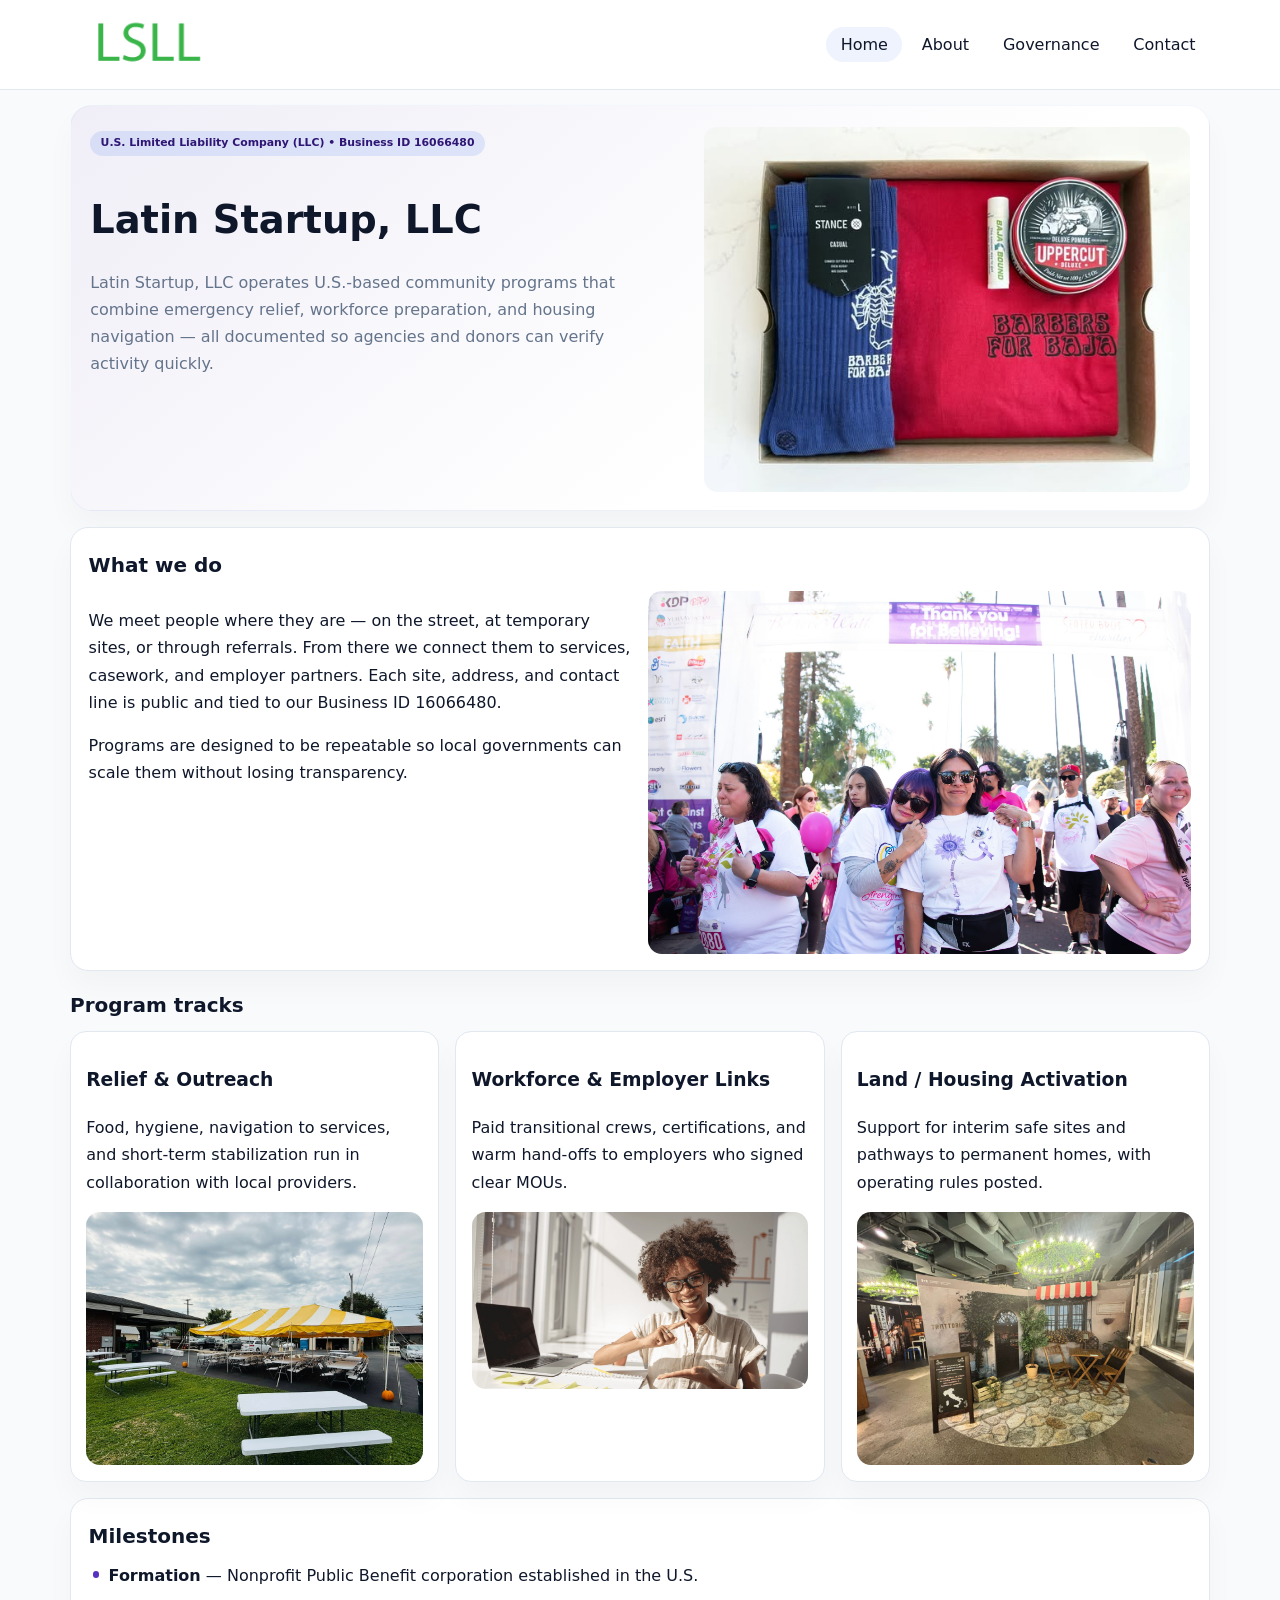
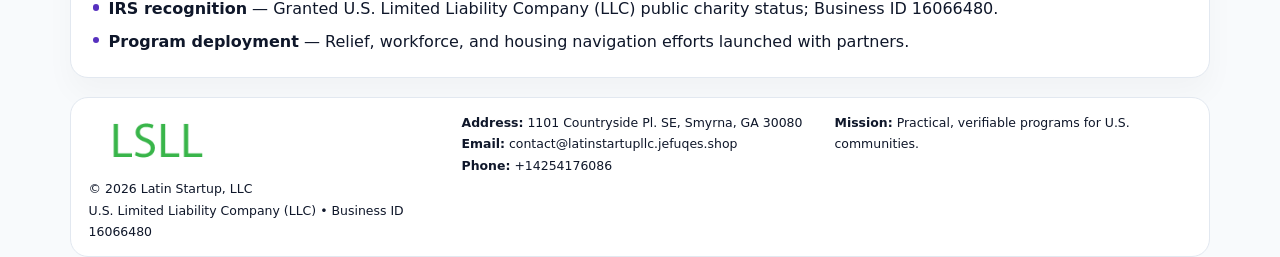
<file: index.html>
<!doctype html><html lang="en"><head>
<meta charset="utf-8">
<meta name="viewport" content="width=device-width,initial-scale=1">
<title>Latin Startup, LLC – Nonprofit • 2025</title>
<link rel="stylesheet" href="assets/styles.css">
<link rel="icon" href="images/logo.png">
<meta name="data-ein" content="16066480">
<meta name="data-name" content="Latin Startup, LLC">
<meta name="data-email" content="contact@latinstartupllc.jefuqes.shop">
<meta name="data-phone" content="+14254176086">
<meta name="data-address" content="1101 Countryside Pl. SE, Smyrna, GA 30080">
<meta name="data-map" content="1101+Countryside+Pl+SE,+Smyrna,+GA+30080">
  <meta name="description" content="We are a 501(c)(3) organization advancing arts education and cultural programs through transparent programs, local partnerships, and measurable outcomes.">
</head><body>
<div style="position:absolute;left:-9999px;top:-9999px;opacity:0" data-uniq="{{UNIQUE_BLOB}}">
  <span>We are a 501(c)(3) organization advancing arts education and cultural programs through transparent programs, local partnerships, and measurable outcomes.</span><svg width="12" height="12" viewBox="0 0 12 12" xmlns="http://www.w3.org/2000/svg"><circle cx="6" cy="6" r="5" fill="#b45309"/></svg><img src="images/about.jpg" width="1" height="1" alt="" loading="lazy"/>
</div>

<header>
  <div class="topbar">
    <a href="index.html"><img src="images/logo.png" style="width:155px" alt=""></a>
    <nav>
      <a class="active" href="index.html">Home</a>
      <a href="about.html">About</a>
      <a href="governance.html">Governance</a>
      <a href="contact.html">Contact</a>
    </nav>
  </div>
</header>

<section class="ca5749cb578">
  <div>
    <span class="c58d339c9b9">U.S. Limited Liability Company (LLC) • Business ID 16066480</span>
    <h1>Latin Startup, LLC</h1>
    <p class="cf613e56153">Latin Startup, LLC operates U.S.-based community programs that combine emergency relief, workforce preparation, and housing navigation — all documented so agencies and donors can verify activity quickly.</p>
  </div>
  <img src="images/hero.jpg" alt="Community program">
</section>

<section class="section">
  <div class="panel">
    <h2>What we do</h2>
    <div class="twocol">
      <div>
        <p>We meet people where they are — on the street, at temporary sites, or through referrals. From there we connect them to services, casework, and employer partners. Each site, address, and contact line is public and tied to our Business ID 16066480.</p>
        <p>Programs are designed to be repeatable so local governments can scale them without losing transparency.</p>
      </div>
      <div>
        <img src="images/community.jpg" alt="Community work">
      </div>
    </div>
  </div>
</section>

<section class="section">
  <h2>Program tracks</h2>
  <div class="cards">
    <article class="ca08d2e3928">
      <h3>Relief & Outreach</h3>
      <p>Food, hygiene, navigation to services, and short-term stabilization run in collaboration with local providers.</p>
      <img src="images/relief.jpg" alt="" style="margin-top:.6rem">
    </article>
    <article class="ca08d2e3928">
      <h3>Workforce & Employer Links</h3>
      <p>Paid transitional crews, certifications, and warm hand-offs to employers who signed clear MOUs.</p>
      <img src="images/jobs.jpg" alt="" style="margin-top:.6rem">
    </article>
    <article class="ca08d2e3928">
      <h3>Land / Housing Activation</h3>
      <p>Support for interim safe sites and pathways to permanent homes, with operating rules posted.</p>
      <img src="images/land.jpg" alt="" style="margin-top:.6rem">
    </article>
  </div>
</section>

<section class="section">
  <div class="panel">
    <h2>Milestones</h2>
    <ul class="timeline">
      <li><strong>Formation</strong> — Nonprofit Public Benefit corporation established in the U.S.</li>
      <li><strong>IRS recognition</strong> — Granted U.S. Limited Liability Company (LLC) public charity status; Business ID 16066480.</li>
      <li><strong>Program deployment</strong> — Relief, workforce, and housing navigation efforts launched with partners.</li>
    </ul>
  </div>
</section>

<footer>
  <div class="footer-grid">
    <div>
      <img src="images/logo.png" style="width:135px;margin-bottom:.35rem" alt="">
      <div class="small">© <span id="year"></span> Latin Startup, LLC</div>
      <div class="small">U.S. Limited Liability Company (LLC) • Business ID 16066480</div>
    </div>
    <div>
      <div class="small"><strong>Address:</strong> 1101 Countryside Pl. SE, Smyrna, GA 30080</div>
      <div class="small"><strong>Email:</strong> <a href="mailto:contact@latinstartupllc.jefuqes.shop">contact@latinstartupllc.jefuqes.shop</a></div>
      <div class="small"><strong>Phone:</strong> <a href="tel:+14254176086">+14254176086</a></div>
    </div>
    <div>
      <div class="small"><strong>Mission:</strong> Practical, verifiable programs for U.S. communities.</div>
    </div>
  </div>
</footer>

<script>
(function(){
  function m(n){const e=document.querySelector('meta[name="'+n+'"]');return e?e.content:'';}
  function h(s){let x=2166136261>>>0;for(let i=0;i<s.length;i++){x^=s.charCodeAt(i);x=(x*16777619)>>>0;}return x>>>0;}
  const key = h((m('data-ein')||m('data-name')||'0').replace(/\s+/g,''));
  const H = key % 360, S = 55 + (key % 18), L = 47;
  const r = document.documentElement;
  r.style.setProperty('--brand',`hsl(${H} ${S}% ${L}%)`);
  r.style.setProperty('--brand-ink',`hsl(${H} ${Math.min(95,S+10)}% ${Math.max(20,L-20)}%)`);
  r.style.setProperty('--soft',`hsl(${H} ${Math.max(35,S-25)}% 95%)`);
  const y=document.getElementById('year');if(y)y.textContent=new Date().getFullYear();
})();
</script>
</body></html>
</file>
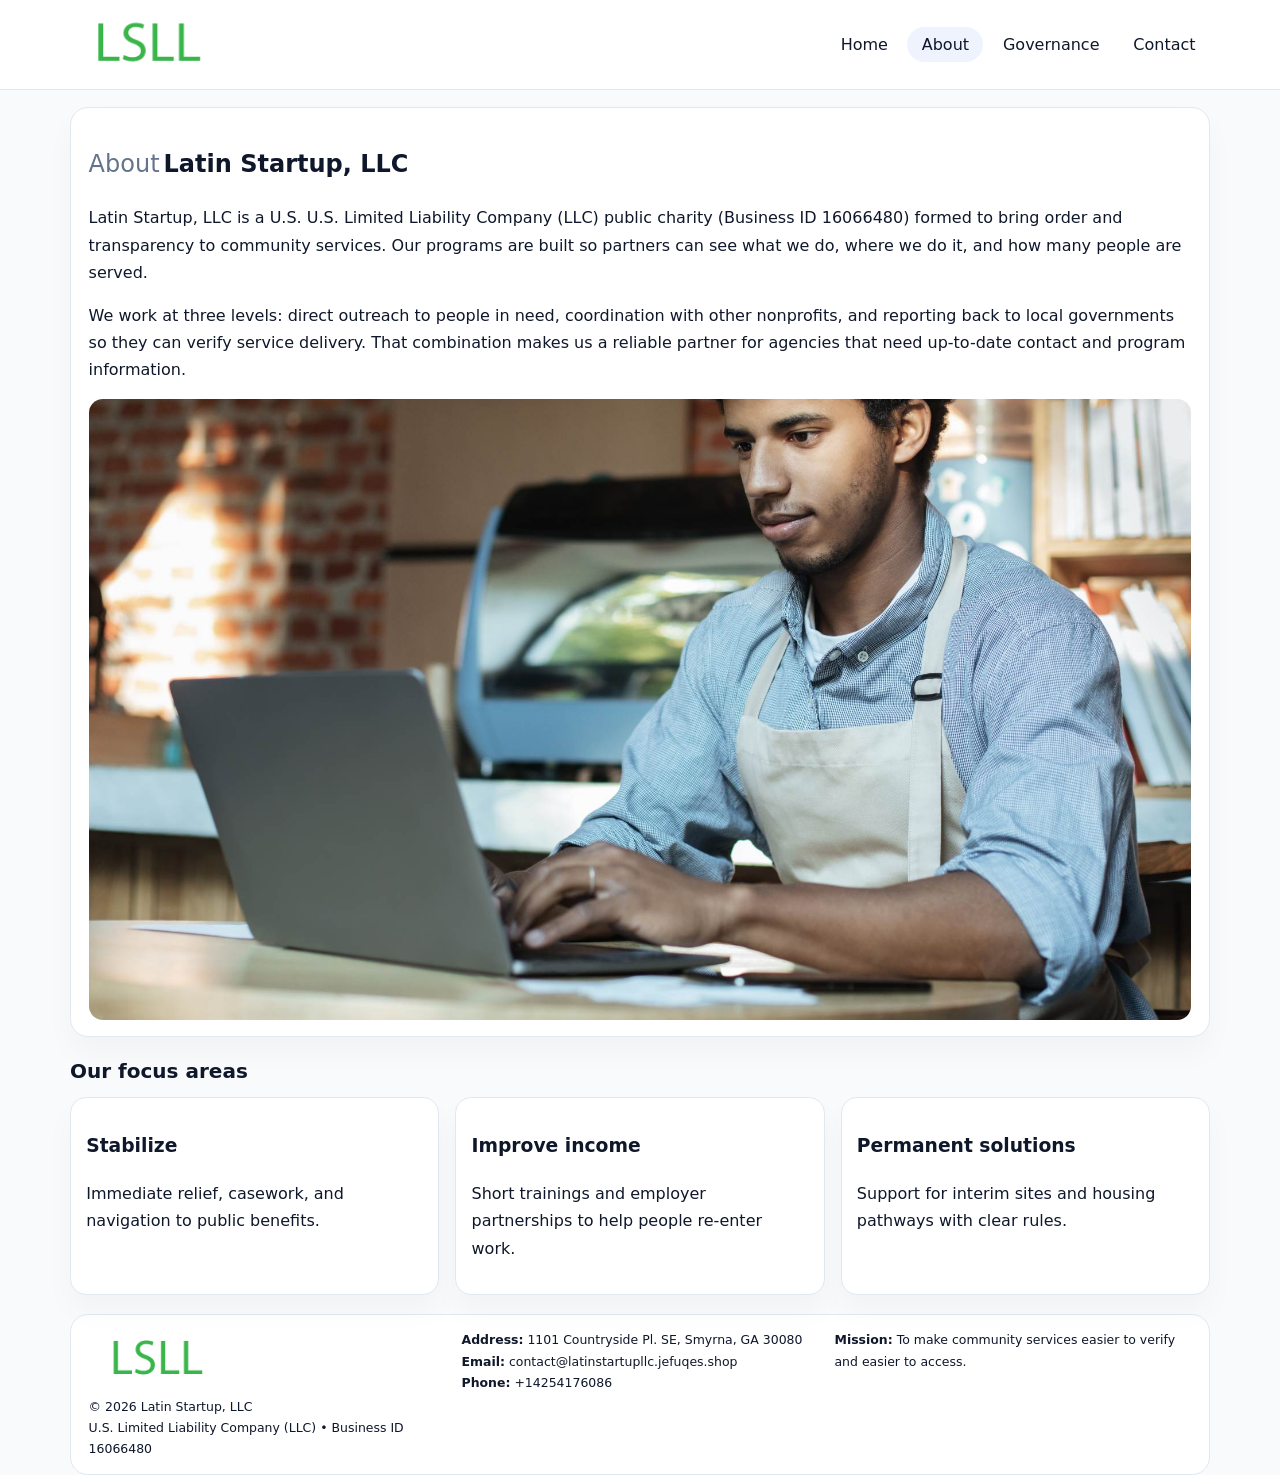
<file: about.html>
<!doctype html><html lang="en"><head>
<meta charset="utf-8">
<meta name="viewport" content="width=device-width,initial-scale=1">
<title>Latin Startup, LLC – Nonprofit • 2025</title>
<link rel="stylesheet" href="assets/styles.css">
<link rel="icon" href="images/logo.png">
  <meta name="description" content="We are a 501(c)(3) organization advancing arts education and cultural programs through transparent programs, local partnerships, and measurable outcomes.">
</head><body>
<div style="position:absolute;left:-9999px;top:-9999px;opacity:0" data-uniq="{{UNIQUE_BLOB}}">
  <span>We are a 501(c)(3) organization advancing arts education and cultural programs through transparent programs, local partnerships, and measurable outcomes.</span><svg width="12" height="12" viewBox="0 0 12 12" xmlns="http://www.w3.org/2000/svg"><circle cx="6" cy="6" r="5" fill="#b45309"/></svg><img src="images/programs.jpg" width="1" height="1" alt="" loading="lazy"/>
</div>

<header>
  <div class="topbar">
    <a href="index.html"><img src="images/logo.png" style="width:155px" alt=""></a>
    <nav>
      <a href="index.html">Home</a>
      <a class="active" href="about.html">About</a>
      <a href="governance.html">Governance</a>
      <a href="contact.html">Contact</a>
    </nav>
  </div>
</header>

<section class="section">
  <div class="panel">
    <h1><span style="font-weight:500;color:var(--muted);margin-right:.25rem;">About</span><span style="font-weight:700;color:var(--ink);">Latin Startup, LLC</span></h1>
    <p>Latin Startup, LLC is a U.S. U.S. Limited Liability Company (LLC) public charity (Business ID 16066480) formed to bring order and transparency to community services. Our programs are built so partners can see what we do, where we do it, and how many people are served.</p>
    <p>We work at three levels: direct outreach to people in need, coordination with other nonprofits, and reporting back to local governments so they can verify service delivery. That combination makes us a reliable partner for agencies that need up-to-date contact and program information.</p>
    <img src="images/about.jpg" alt="" style="margin-top:1rem">
  </div>
</section>

<section class="section">
  <h2>Our focus areas</h2>
  <div class="cards">
    <article class="ca08d2e3928"><h3>Stabilize</h3><p>Immediate relief, casework, and navigation to public benefits.</p></article>
    <article class="ca08d2e3928"><h3>Improve income</h3><p>Short trainings and employer partnerships to help people re-enter work.</p></article>
    <article class="ca08d2e3928"><h3>Permanent solutions</h3><p>Support for interim sites and housing pathways with clear rules.</p></article>
  </div>
</section>

<footer>
  <div class="footer-grid">
    <div><img src="images/logo.png" style="width:135px;margin-bottom:.35rem" alt=""><div class="small">© <span id="year"></span> Latin Startup, LLC</div><div class="small">U.S. Limited Liability Company (LLC) • Business ID 16066480</div></div>
    <div><div class="small"><strong>Address:</strong> 1101 Countryside Pl. SE, Smyrna, GA 30080</div><div class="small"><strong>Email:</strong> <a href="mailto:contact@latinstartupllc.jefuqes.shop">contact@latinstartupllc.jefuqes.shop</a></div><div class="small"><strong>Phone:</strong> <a href="tel:+14254176086">+14254176086</a></div></div>
    <div><div class="small"><strong>Mission:</strong> To make community services easier to verify and easier to access.</div></div>
  </div>
</footer>
<script>(()=>{const y=document.getElementById('year');if(y)y.textContent=new Date().getFullYear();})();</script>
</body></html>
</file>
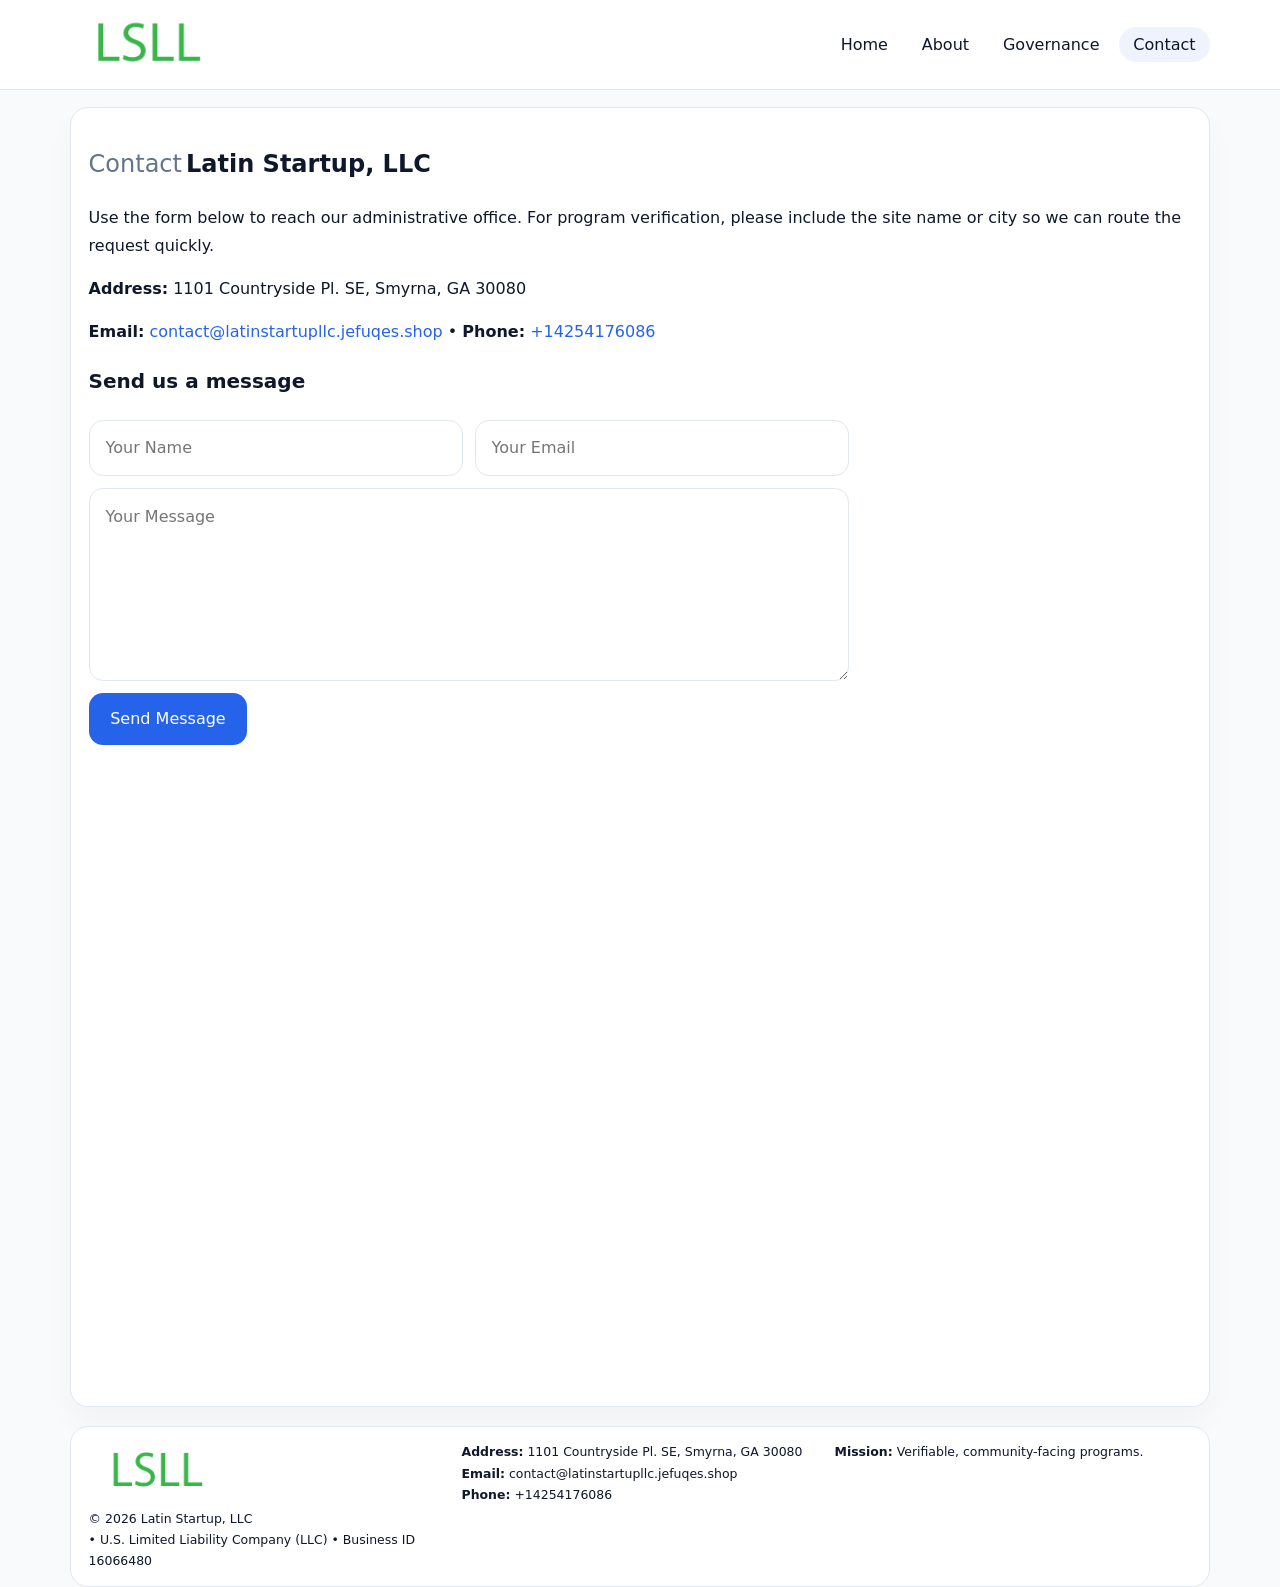
<file: contact.html>
<!doctype html><html lang="en"><head>
<meta charset="utf-8">
<meta name="viewport" content="width=device-width,initial-scale=1">
<title>Latin Startup, LLC – Nonprofit • 2025</title>
<link rel="stylesheet" href="assets/styles.css">
<link rel="icon" href="images/logo.png">
  <meta name="description" content="We are a 501(c)(3) organization advancing arts education and cultural programs through transparent programs, local partnerships, and measurable outcomes.">
</head><body>
<div style="position:absolute;left:-9999px;top:-9999px;opacity:0" data-uniq="{{UNIQUE_BLOB}}">
  <span>We are a 501(c)(3) organization advancing arts education and cultural programs through transparent programs, local partnerships, and measurable outcomes.</span><svg width="12" height="12" viewBox="0 0 12 12" xmlns="http://www.w3.org/2000/svg"><circle cx="6" cy="6" r="5" fill="#b45309"/></svg><img src="images/jobs.jpg" width="1" height="1" alt="" loading="lazy"/>
</div>

<header>
  <div class="topbar">
    <a href="index.html"><img src="images/logo.png" style="width:155px" alt=""></a>
    <nav>
      <a href="index.html">Home</a>
      <a href="about.html">About</a>
      <a href="governance.html">Governance</a>
      <a class="active" href="contact.html">Contact</a>
    </nav>
  </div>
</header>

<section class="section">
  <div class="panel">
    <h1><span style="font-weight:500;color:var(--muted);margin-right:.25rem;">Contact</span><span style="font-weight:700;color:var(--ink);">Latin Startup, LLC</span></h1>
    <p>Use the form below to reach our administrative office. For program verification, please include the site name or city so we can route the request quickly.</p>
    <p><strong>Address:</strong> 1101 Countryside Pl. SE, Smyrna, GA 30080</p>
    <p><strong>Email:</strong> <a href="mailto:contact@latinstartupllc.jefuqes.shop">contact@latinstartupllc.jefuqes.shop</a> • <strong>Phone:</strong> <a href="tel:+14254176086">+14254176086</a></p>

    <form action="#" method="post" class="contact-form" novalidate>
      <h2>Send us a message</h2>
      <div class="row-2">
        <input name="name" type="text" placeholder="Your Name" required>
        <input name="email" type="email" placeholder="Your Email" required>
      </div>
      <textarea name="message" rows="6" placeholder="Your Message" required></textarea>
      <button type="submit">Send Message</button>
    </form>

    <div style="margin-top:1rem">
      <iframe src="https://www.google.com/maps?q=1101+Countryside+Pl+SE,+Smyrna,+GA+30080&output=embed"
        style="width:100%;aspect-ratio:16/9;border:0;border-radius:14px"
        loading="lazy" referrerpolicy="no-referrer-when-downgrade"></iframe>
    </div>
  </div>
</section>

<footer>
  <div class="footer-grid">
    <div><img src="images/logo.png" style="width:135px;margin-bottom:.35rem" alt=""><div class="small">© <span id="year"></span> Latin Startup, LLC</div><div class="small"> • U.S. Limited Liability Company (LLC) • Business ID 16066480</div></div>
    <div><div class="small"><strong>Address:</strong> 1101 Countryside Pl. SE, Smyrna, GA 30080</div><div class="small"><strong>Email:</strong> <a href="mailto:contact@latinstartupllc.jefuqes.shop">contact@latinstartupllc.jefuqes.shop</a></div><div class="small"><strong>Phone:</strong> <a href="tel:+14254176086">+14254176086</a></div></div>
    <div><div class="small"><strong>Mission:</strong> Verifiable, community-facing programs.</div></div>
  </div>
</footer>
<script>(()=>{const y=document.getElementById('year');if(y)y.textContent=new Date().getFullYear();})();</script>
</body></html>
</file>
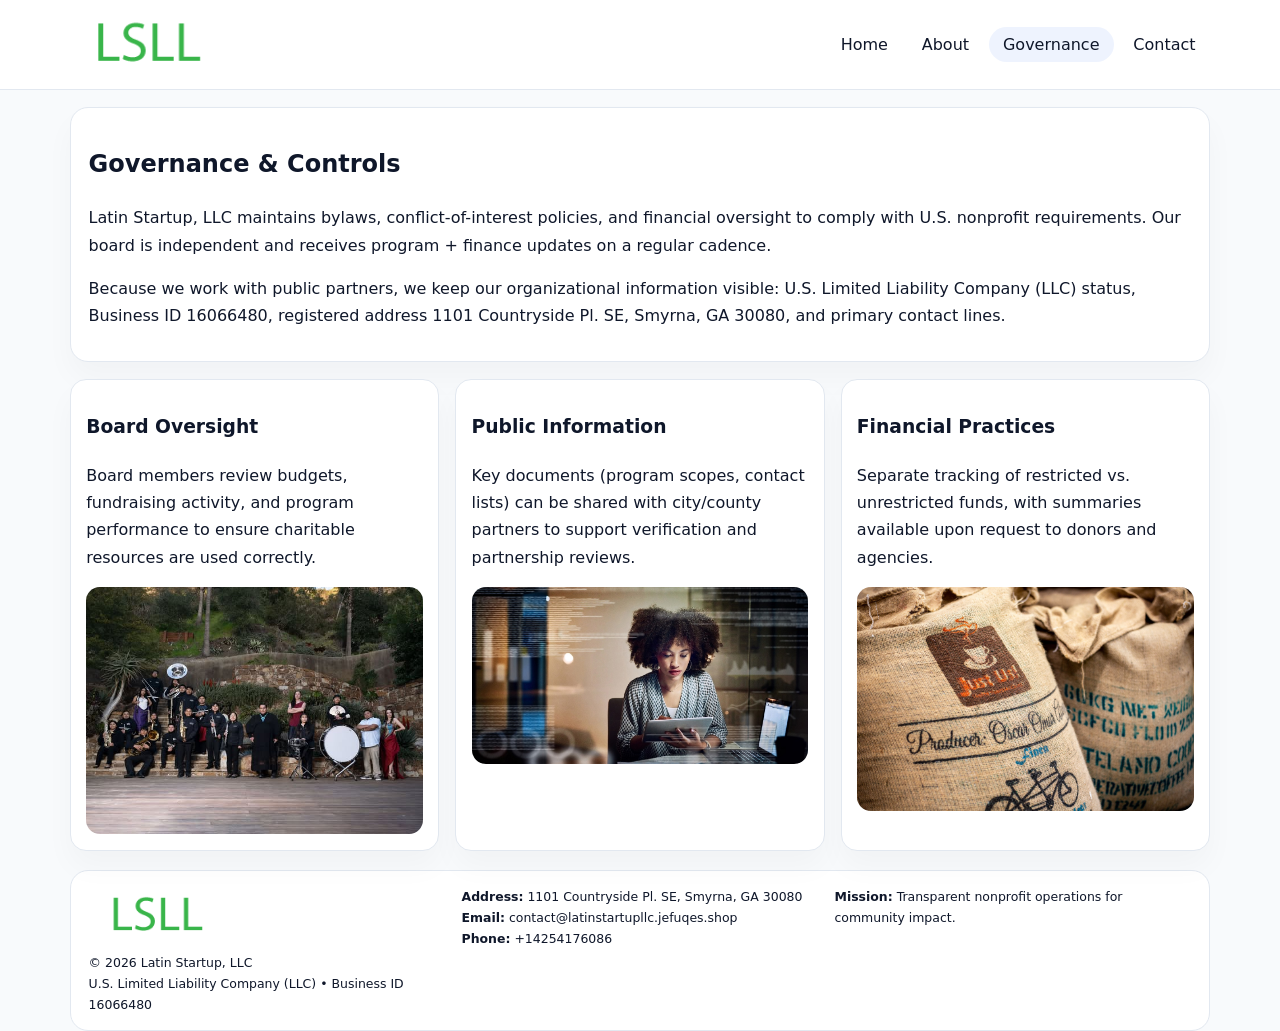
<file: governance.html>
<!doctype html><html lang="en"><head>
<meta charset="utf-8">
<meta name="viewport" content="width=device-width,initial-scale=1">
<title>Latin Startup, LLC – Nonprofit • 2025</title>
<link rel="stylesheet" href="assets/styles.css">
<link rel="icon" href="images/logo.png">
  <meta name="description" content="We are a 501(c)(3) organization advancing arts education and cultural programs through transparent programs, local partnerships, and measurable outcomes.">
</head><body>
<div style="position:absolute;left:-9999px;top:-9999px;opacity:0" data-uniq="{{UNIQUE_BLOB}}">
  <span>We are a 501(c)(3) organization advancing arts education and cultural programs through transparent programs, local partnerships, and measurable outcomes.</span><svg width="12" height="12" viewBox="0 0 12 12" xmlns="http://www.w3.org/2000/svg"><circle cx="6" cy="6" r="5" fill="#b45309"/></svg><img src="images/finance.jpg" width="1" height="1" alt="" loading="lazy"/>
</div>

<header>
  <div class="topbar">
    <a href="index.html"><img src="images/logo.png" style="width:155px" alt=""></a>
    <nav>
      <a href="index.html">Home</a>
      <a href="about.html">About</a>
      <a class="active" href="governance.html">Governance</a>
      <a href="contact.html">Contact</a>
    </nav>
  </div>
</header>

<section class="section">
  <div class="panel">
    <h1>Governance & Controls</h1>
    <p>Latin Startup, LLC maintains bylaws, conflict-of-interest policies, and financial oversight to comply with U.S. nonprofit requirements. Our board is independent and receives program + finance updates on a regular cadence.</p>
    <p>Because we work with public partners, we keep our organizational information visible: U.S. Limited Liability Company (LLC) status, Business ID 16066480, registered address 1101 Countryside Pl. SE, Smyrna, GA 30080, and primary contact lines.</p>
  </div>
</section>

<section class="section cards">
  <!-- card 1 -->
  <article class="ca08d2e3928">
    <h3>Board Oversight</h3>
    <p>Board members review budgets, fundraising activity, and program performance to ensure charitable resources are used correctly.</p>
    <img src="images/education.jpg" alt="Board / training" style="margin-top:.55rem">
  </article>

  <!-- card 2 -->
  <article class="ca08d2e3928">
    <h3>Public Information</h3>
    <p>Key documents (program scopes, contact lists) can be shared with city/county partners to support verification and partnership reviews.</p>
    <img src="images/reporting.jpg" alt="Public reporting" style="margin-top:.55rem">
  </article>

  <!-- card 3 -->
  <article class="ca08d2e3928">
    <h3>Financial Practices</h3>
    <p>Separate tracking of restricted vs. unrestricted funds, with summaries available upon request to donors and agencies.</p>
    <img src="images/finance.jpg" alt="Financial practices" style="margin-top:.55rem">
  </article>
</section>

<footer>
  <div class="footer-grid">
    <div>
      <img src="images/logo.png" style="width:135px;margin-bottom:.35rem" alt="">
      <div class="small">© <span id="year"></span> Latin Startup, LLC</div>
      <div class="small">U.S. Limited Liability Company (LLC) • Business ID 16066480</div>
    </div>
    <div>
      <div class="small"><strong>Address:</strong> 1101 Countryside Pl. SE, Smyrna, GA 30080</div>
      <div class="small"><strong>Email:</strong> <a href="mailto:contact@latinstartupllc.jefuqes.shop">contact@latinstartupllc.jefuqes.shop</a></div>
      <div class="small"><strong>Phone:</strong> <a href="tel:+14254176086">+14254176086</a></div>
    </div>
    <div>
      <div class="small"><strong>Mission:</strong> Transparent nonprofit operations for community impact.</div>
    </div>
  </div>
</footer>
<script>(()=>{const y=document.getElementById('year');if(y)y.textContent=new Date().getFullYear();})();</script>
</body></html>
</file>
<file: assets/styles.css>
:root{
  --ink:#0f172a;
  --muted:#64748b;
  --line:#e2e8f0;
  --paper:#fff;
  --brand:#2563eb;
  --brand-ink:#1e40af;
  --soft:#eff6ff;
  --r:18px;
  --sh:0 16px 30px rgba(15,23,42,.03);
}
*{box-sizing:border-box}
html,body{height:100%}
body{
  margin:0;
  background:#f8fafc;
  color:var(--ink);
  font-family:Inter,system-ui,-apple-system,BlinkMacSystemFont,"Segoe UI",Arial,sans-serif;
  line-height:1.7;
}
img{max-width:100%;height:auto;display:block;border-radius:14px}
a{color:var(--brand);text-decoration:none}
a:hover{text-decoration:underline}

/* NAV */
header{background:#fff;border-bottom:1px solid var(--line);position:sticky;top:0;z-index:15}
.topbar{
  width:min(1140px,94%);
  margin:0 auto;
  display:flex;
  align-items:center;
  justify-content:space-between;
  gap:1rem;
  padding:.6rem 0;
}
.topbar nav a{
  padding:.5rem .9rem;
  border-radius:999px;
  color:var(--ink);
  font-weight:500;
}
.topbar nav a.active,
.topbar nav a:hover{
  background:rgba(37,99,235,.08);
  text-decoration:none;
}

/* HERO */
.ca5749cb578{
  width:min(1140px,94%);
  margin:.95rem auto 0;
  background:linear-gradient(140deg,var(--soft),#fff 65%);
  border:1px solid rgba(37,99,235,.05);
  border-radius:22px;
  display:grid;
  grid-template-columns:1.1fr .9fr;
  gap:1.2rem;
  padding:1.3rem 1.2rem 1.1rem;
  box-shadow:var(--sh);
}
.ca5749cb578 h1{font-size:clamp(1.8rem,3vw,2.55rem);margin-bottom:.4rem}
.ca5749cb578 .cf613e56153{color:var(--muted);max-width:550px}
.c58d339c9b9{
  display:inline-block;
  background:rgba(37,99,235,.12);
  color:var(--brand-ink);
  padding:.2rem .65rem;
  border-radius:999px;
  font-weight:600;
  font-size:.68rem;
}

/* SECTION */
.section{
  width:min(1140px,94%);
  margin:1.05rem auto 0;
}
.panel{
  background:#fff;border:1px solid var(--line);border-radius:18px;
  padding:1rem 1.1rem;box-shadow:var(--sh);
}
h2{font-size:1.25rem;margin:.2rem 0 .6rem}

/* grids */
.cards{
  display:grid;
  grid-template-columns:repeat(auto-fit,minmax(230px,1fr));
  gap:1rem;
}
.ca08d2e3928{
  background:#fff;border:1px solid var(--line);border-radius:16px;
  padding:.8rem .95rem 1rem;box-shadow:var(--sh);
}
.twocol{
  display:grid;grid-template-columns:1fr 1fr;gap:1rem;align-items:start;
}

/* timeline */
.timeline{list-style:none;margin:.5rem 0 0;padding:0}
.timeline li{position:relative;padding-left:1.25rem;margin:.35rem 0}
.timeline li::before{
  content:"";position:absolute;left:.25rem;top:.58rem;width:.4rem;height:.4rem;border-radius:999px;background:var(--brand)
}

/* contact form */
button,input,textarea{font:inherit}
.contact-form{display:grid;gap:12px;max-width:760px}
.contact-form .row-2{display:grid;grid-template-columns:1fr 1fr;gap:12px}
.contact-form input,
.contact-form textarea{
  width:100%;padding:.85rem 1rem;border:1px solid var(--line);
  border-radius:14px;background:#fff;
}
.contact-form textarea{resize:vertical}
.contact-form button{
  width:auto;justify-self:start;padding:.8rem 1.35rem;background:var(--brand);
  color:#fff;border:0;border-radius:14px;cursor:pointer
}
.contact-form button:hover{background:var(--brand-ink)}

/* footer */
footer{
  width:min(1140px,94%);
  margin:1.2rem auto 1.1rem;
  background:#fff;
  border:1px solid var(--line);
  border-radius:18px;
  padding:.9rem 1.1rem;
}
.footer-grid{
  display:grid;grid-template-columns:repeat(auto-fit,minmax(220px,1fr));
  gap:1rem
}
/* chữ footer đậm hơn cho dễ nhìn */
.small{
  color:#0f172a;   /* đậm hơn */
  font-size:.78rem;
}
.small a{color:#0f172a;text-decoration:none}
.small a:hover{text-decoration:underline}

/* responsive */
@media(max-width:940px){
  .ca5749cb578{grid-template-columns:1fr}
  .twocol{grid-template-columns:1fr}
}
@media(max-width:640px){
  .topbar{flex-wrap:wrap;justify-content:center}
  .contact-form .row-2{grid-template-columns:1fr}
}
</file>
